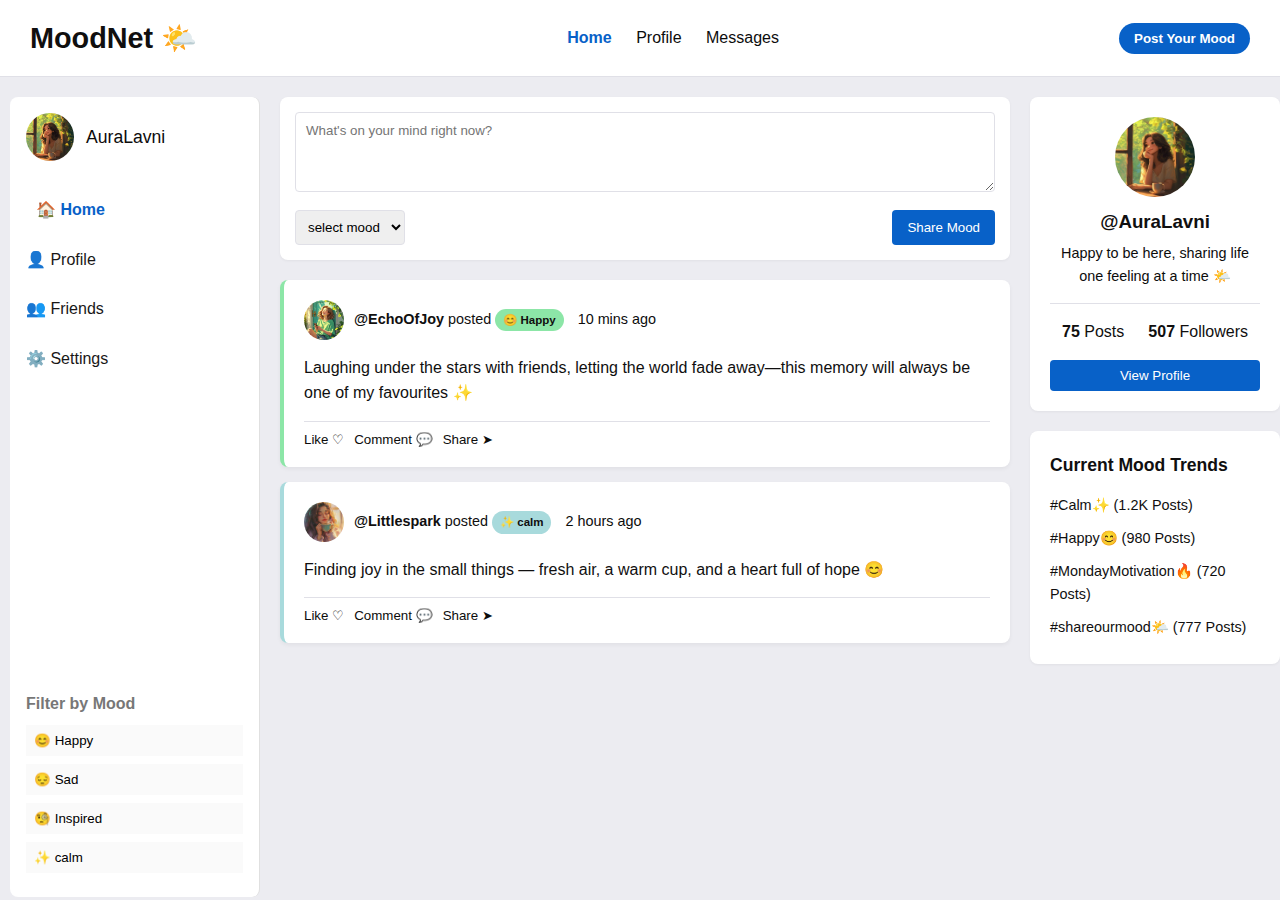
<file: index.html>
<!DOCTYPE html>
<html lang="en">
<head>
    <meta charset="UTF-8">
    <meta name="viewport" content="width=device-width, initial-scale=1.0">
    <title>MoodNet</title>
    <link rel="stylesheet" href="style.css">
    <link rel="icon" href="assets/a8dc6345-f435-4124-adc5-06c771bdc7b8.png" type="image/x-icon">
</head>
<body>
    <header class="navbar">
        <h1>MoodNet 🌤️</h1>
        <nav>
            <a href="#" class="active">Home</a>
            <a href="./profile.html">Profile</a>
            <a href="./messages.html">Messages</a>
        </nav>
        <button class="post-button">Post Your Mood</button>
    </header>
    <div class="main-container">
       <aside class="sidebar">
    <div class="sidebar-profile">
      <img class="sidebar-avatar" src="./assets/profile pic.jpg" alt="Your avatar">
      <div class="sidebar-username">AuraLavni</div>
    </div>
    <nav>
      <a href="#" class="active">🏠 Home</a>
      <a href="./profile.html">👤 Profile</a>
       <a href="./Friends.html">👥 Friends</a>
      <a href="./settings.html">⚙️ Settings</a>
    </nav>
    <div class="mood-filter">
      <h4>Filter by Mood</h4>
      <button class="mood-btn" data-mood="happy">😊 Happy</button>
      <button class="mood-btn" data-mood="sad">😔 Sad</button>
      <button class="mood-btn" data-mood="inspired">🧐 Inspired</button>
      <button class="mood-btn" data-mood="calm">✨ calm</button>
    </div>
  </aside>
        <main class="feed">
            <div class="post-creation-box">
                <textarea placeholder="What's on your mind right now?"></textarea>
                <div class="post-actions">
                    <select id="moodSelect"><option>select mood</option>
                          <option value="calm">calm ✨</option>
                        <option value="Happy">Happy😊</option>
                        <option value="inspired">Inspired 🧐</option>
                     <option value="sad">sad 😔</option></select>
                    <button id="shareBtn">Share Mood</button>
                </div>
            </div>

            <article class="post happy">
                <div class="post-header">
                    <img src="./assets/echo of joy.jpg" alt="User Avatar" class="avatar">
                    <div class="post-info">
                        <strong>@EchoOfJoy</strong> posted <span class="mood-tag happy" >😊 Happy</span>
                        <span class="timestamp">10 mins ago</span>
                    </div>
                </div>
                <p class="post-content">Laughing under the stars with friends, letting the world fade away—this memory will always be one of my favourites ✨</p>
                <div class="post-footer">
                    <button class="action-btn">Like ♡</button>
                    <button class="action-btn">Comment 💬</button>
                    <button class="action-btn">Share  ➤</button>
                </div>
            </article>
             <article class="post calm">
                <div class="post-header">
                    <img src="./assets/littlespark.jpg" alt="User Avatar" class="avatar">
                    <div class="post-info">
                        <strong>@Littlespark</strong> posted <span class="mood-tag calm">✨ calm</span>
                        <span class="timestamp">2 hours ago</span>
                    </div>
                </div>
                <p class="post-content">Finding joy in the small things — fresh air, a warm cup, and a heart full of hope 😊</p>
                <div class="post-footer">
                    <button class="action-btn">Like ♡</button>
                    <button class="action-btn">Comment 💬</button>
                    <button class="action-btn">Share  ➤</button>
                </div>
                <div id="feedContainer"></div>
            </article>

            </main>

        <section class="profile-preview">
            <div class="user-card">
                <img src="./assets/profile pic.jpg" alt="My Avatar" class="big-avatar">
                <h3>@AuraLavni</h3>
                <p> Happy to be here, sharing life one feeling at a time 🌤️</p>
                <div class="stats">
                    <span><strong>75</strong> Posts</span>
                    <span><strong>507</strong> Followers</span>
                </div>
              <a href="profile.html">  <button class="edit-btn">View Profile</button></a>
            </div>
            
            <div class="trends">
                <h3>Current Mood Trends</h3>
                <ul>
                    <li>#Calm✨ (1.2K Posts)</li>
                    <li>#Happy😊 (980 Posts)</li>
                    <li>#MondayMotivation🔥 (720 Posts)</li>
                    <li>#shareourmood🌤️ (777 Posts)</li>
                </ul>
            </div>
        </section>
    </div>
<script src="script.js"></script>
</body>
</html>
</file>
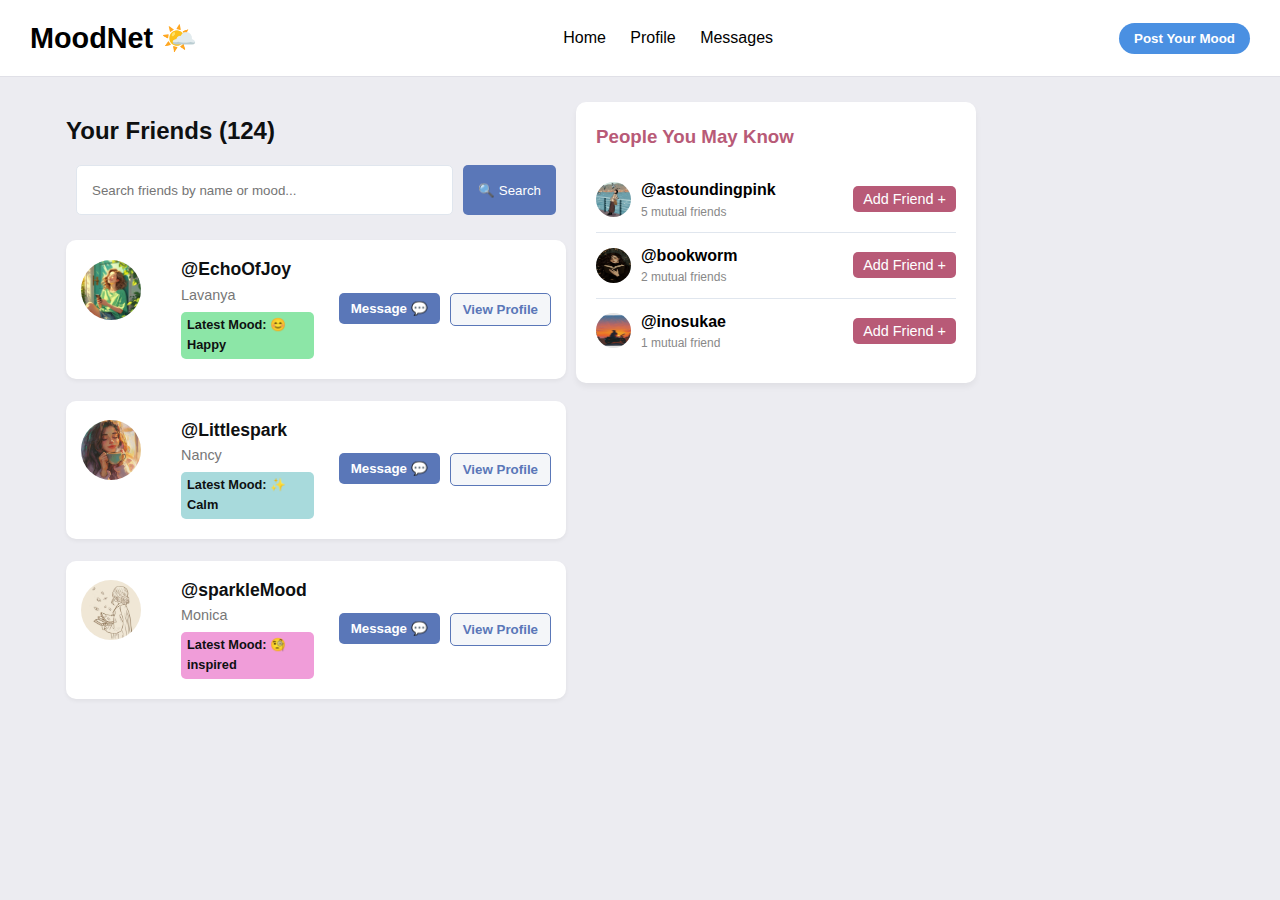
<file: Friends.html>
<html lang="en">
<head>
    <meta charset="UTF-8">
    <meta name="viewport" content="width=device-width, initial-scale=1.0">
    <title>Friends - MoodNet</title>
    <link rel="stylesheet" href="Friemds.css">
    <link rel="icon" href="assets/a8dc6345-f435-4124-adc5-06c771bdc7b8.png" type="image/x-icon">
</head>
<body>
    <header class="navbar">
        <h1>MoodNet 🌤️</h1>
        <nav>
            <a href="./index.html">Home</a>
            <a href="./profile.html">Profile</a>
            <a href="./messages.html">Messages</a>
        </nav>
        <button class="post-button">Post Your Mood</button>
    </header>

    <div class="main-container">

        <main class="friends-list-feed">
            <h2>Your Friends (124)</h2>
            <div class="search-bar">
                <input type="text" placeholder="Search friends by name or mood...">
                <button>🔍 Search</button>
            </div>

            <div class="friend-card">
                <img src="./assets/echo of joy.jpg" alt="Friend's Avatar" class="friend-avatar">
                <div class="friend-info">
                    <strong>@EchoOfJoy</strong>
                    <span class="friend-name">Lavanya</span>
                    <span class="latest-mood-tag happy">Latest Mood: 😊 Happy</span>
                   
                </div>
                <div class="friend-actions">
                    <a href="messages.html">  <button class="message-btn">Message 💬</button></a>
                    <button class="view-profile-btn">View Profile</button>
                </div>
            </div>

            <div class="friend-card">
                <img src="./assets/littlespark.jpg" alt="Friend's Avatar" class="friend-avatar">
                <div class="friend-info">
                    <strong>@Littlespark</strong>
                    <span class="friend-name">Nancy</span>
                    <span class="latest-mood-tag calm">Latest Mood: ✨ Calm</span>
                   
                </div>
                <div class="friend-actions">
                   <a href="messages.html"> <button class="message-btn">Message 💬</button></a>
                    <button class="view-profile-btn">View Profile</button>
                </div>
            </div>
             <div class="friend-card">
                <img src="./assets/spaklemood.jpg" alt="Friend's Avatar" class="friend-avatar">
                <div class="friend-info">
                    <strong>@sparkleMood</strong>
                    <span class="friend-name">Monica</span>
                    <span class="latest-mood-tag inspired">Latest Mood: 🧐inspired</span>
                   
                </div>
                <div class="friend-actions">
                     <a href="messages.html">  <button class="message-btn" >Message 💬</button></a>
                    <button class="view-profile-btn">View Profile</button>
                </div>
            </div>
            
        </main>

        <section class="suggested-friends-preview">
            <div class="suggestions">
                <h3>People You May Know</h3>
                <ul>
                    <li>
                        <img src="./assets/user1.jpg" alt="User Avatar">
                        <div>
                            <strong>@astoundingpink</strong>
                            <span class="common-friends">5 mutual friends</span>
                        </div>
                        <button class="add-friend-btn">Add Friend +</button>
                    </li>
                    <li>
                        <img src="./assets/user2.jpg" alt="User Avatar">
                        <div>
                            <strong>@bookworm</strong>
                            <span class="common-friends">2 mutual friends</span>
                        </div>
                        <button class="add-friend-btn">Add Friend +</button>
                    </li>
                    <li>
                        <img src="./assets/user3.png" alt="User Avatar">
                        <div>
                            <strong>@inosukae</strong>
                            <span class="common-friends">1 mutual friend</span>
                        </div>
                        <button class="add-friend-btn">Add Friend +</button>
                    </li>
                </ul>
            </div>
        </section>
    </div>
</body>
</html>
</file>
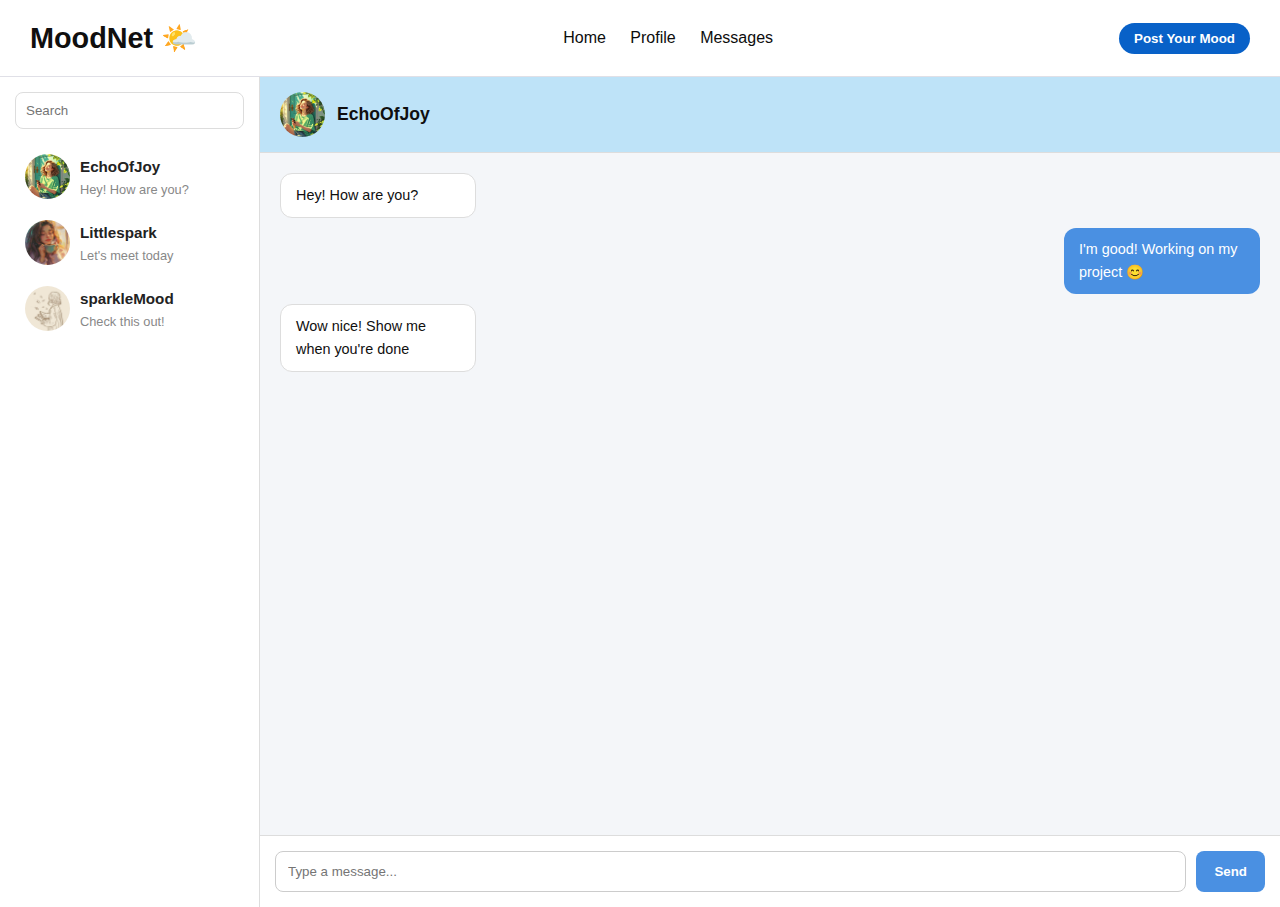
<file: messages.html>
<!DOCTYPE html>
<html lang="en">
<head>
  <meta charset="UTF-8" />
  <meta name="viewport" content="width=device-width, initial-scale=1.0" />
  <title>Messages - MoodNet</title>
  <link rel="stylesheet" href="messages.css">
 </head>
<body>
    <header class="navbar">
        <h1>MoodNet 🌤️</h1>
        <nav>
            <a href="index.html" class="active">Home</a>
            <a href="./profile.html">Profile</a>
            <a href="#">Messages</a>
        </nav>
        <button class="post-button">Post Your Mood</button>
    </header> 
     <div class="messages-container">
    <!-- Left Chat List -->
    <div class="chat-list">
      <input type="text" placeholder="Search" class="chat-search" />

      <div class="chat-item">
        <img src="./assets/echo of joy.jpg" />
        <div class="chat-info">
          <strong>EchoOfJoy</strong>
          <p>Hey! How are you?</p>
        </div>
      </div>

      <div class="chat-item">
        <img src="./assets/littlespark.jpg" />
        <div class="chat-info">
          <strong>Littlespark</strong>
          <p>Let's meet today</p>
        </div>
      </div>

      <div class="chat-item">
        <img src="./assets/spaklemood.jpg" />
        <div class="chat-info">
          <strong>sparkleMood</strong>
          <p>Check this out!</p>
        </div>
      </div>
    </div>

    <!-- Chat Window -->
    <div class="chat-window">
      
      <div class="chat-header">
        <img src="./assets/echo of joy.jpg" alt="" class="chat-header-avatar">
        <span>EchoOfJoy</span></div>

      <div class="chat-body">
        <div class="message received">Hey! How are you?</div>
        <div class="message sent">I'm good! Working on my project 😊</div>
        <div class="message received">Wow nice! Show me when you're done</div>
      </div>

      <div class="chat-input-box">
        <input type="text" placeholder="Type a message..." />
        <button>Send</button>
      </div>
    </div>
  </div>
</body>
</html>
</file>
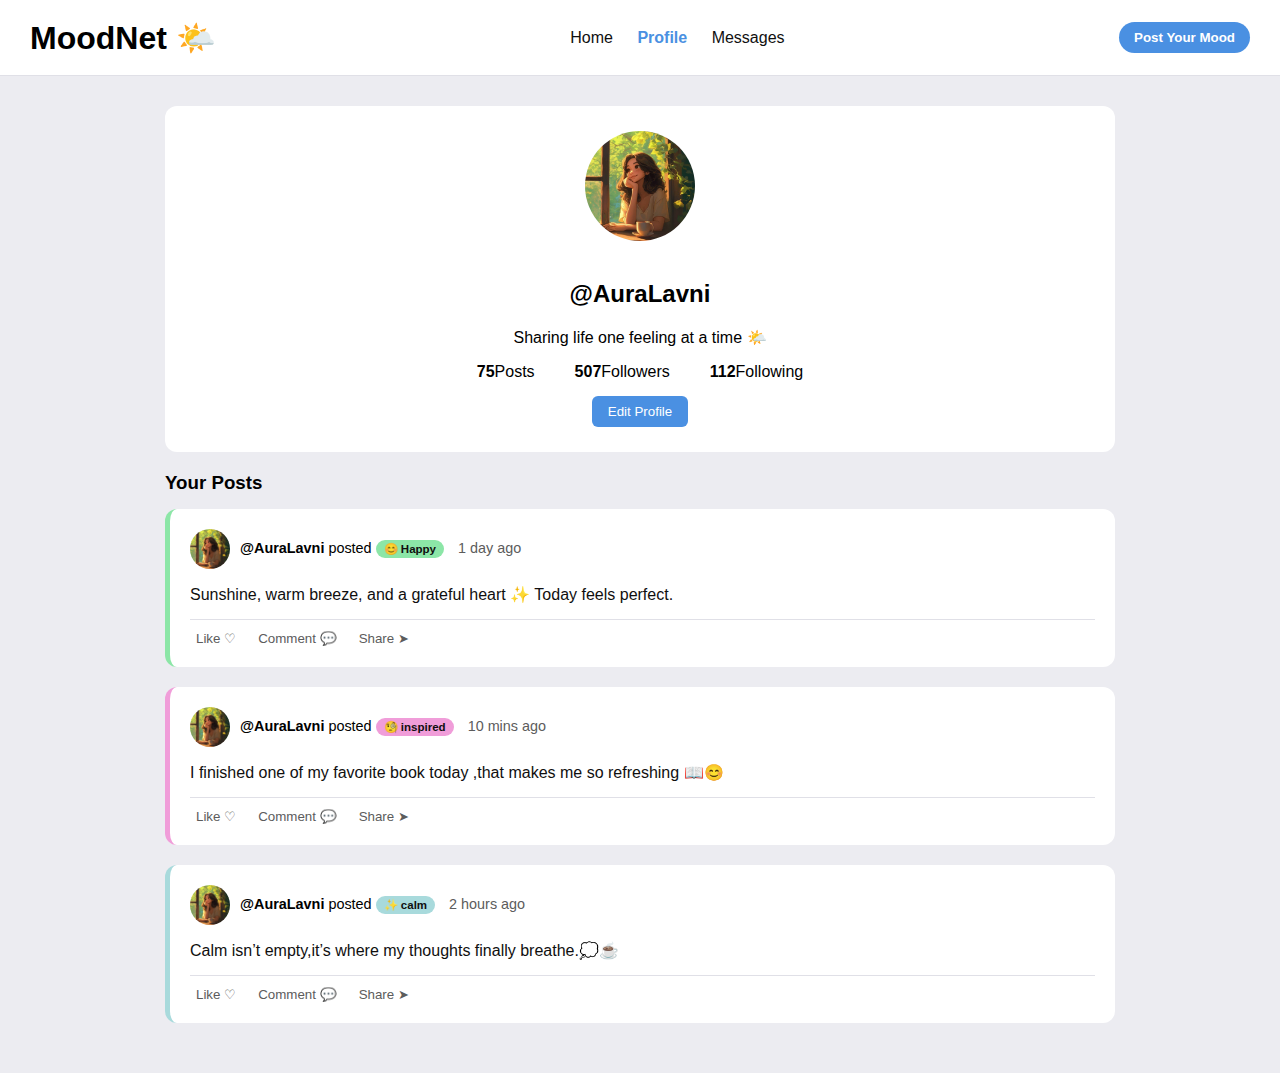
<file: profile.html>
<!DOCTYPE html>
<html lang="en">
<head>
    <meta charset="UTF-8" />
    <meta name="viewport" content="width=device-width, initial-scale=1.0" />
    <title>MoodNet – Profile</title>
    <link rel="stylesheet" href="profile.css" />
</head>
<body>

    <!-- NAVBAR -->
    <header class="navbar">
        <h1>MoodNet 🌤️</h1>
        <nav>
            <a href="index.html">Home</a>
            <a href="profile.html" class="active">Profile</a>
            <a href="./messages.html">Messages</a>
        </nav>
        <button class="post-button">Post Your Mood</button>
    </header>

    <!-- PROFILE MAIN STRUCTURE -->
    <div class="profile-container">
        <!-- MAIN PROFILE SECTION -->
        <main class="profile-main">

            <!-- PROFILE HEADER -->
            <section class="profile-header">
                <img src="./assets/profile pic.jpg" class="profile-avatar" />
                <h2>@AuraLavni</h2>
                <p>Sharing life one feeling at a time 🌤️</p>

                <div class="profile-stats">
                    <div><strong>75</strong><span>Posts</span></div>
                    <div><strong>507</strong><span>Followers</span></div>
                    <div><strong>112</strong><span>Following</span></div>
                </div>

                <button class="edit-profile-btn">Edit Profile</button>
            </section>

            <h3 class="section-title">Your Posts</h3>

            <!-- USER POSTS -->
            <article class="post happy">
                <div class="post-header">
                    <img src="./assets/profile pic.jpg" class="avatar" />
                    <div class="post-info">
                        <strong>@AuraLavni</strong> posted 
                        <span class="mood-tag happy">😊 Happy</span>
                        <span class="timestamp">1 day ago</span>
                    </div>
                </div>
                <p class="post-content">
                    Sunshine, warm breeze, and a grateful heart ✨ Today feels perfect.
                </p>
                <div class="post-footer">
                    <button class="action-btn">Like ♡</button>
                    <button class="action-btn">Comment 💬</button>
                    <button class="action-btn">Share ➤</button>
                </div>
            </article>

            <article class="post inspired">
                <div class="post-header">
                    <img src="./assets/profile pic.jpg" alt="User Avatar" class="avatar">
                    <div class="post-info">
                        <strong>@AuraLavni</strong> posted <span class="mood-tag inspired">🧐 inspired</span>
                        <span class="timestamp">10 mins ago</span>
                    </div>
                </div>
                <p class="post-content">I finished one of my favorite book today ,that makes me so refreshing 📖😊</p>
                <div class="post-footer">
                    <button class="action-btn">Like ♡</button>
                    <button class="action-btn">Comment 💬</button>
                    <button class="action-btn">Share  ➤</button>
                </div>
            </article>
             <article class="post calm">
                <div class="post-header">
                    <img src="./assets/profile pic.jpg" alt="User Avatar" class="avatar">
                    <div class="post-info">
                        <strong>@AuraLavni</strong> posted <span class="mood-tag calm">✨ calm</span>
                        <span class="timestamp">2 hours ago</span>
                    </div>
                </div>
                <p class="post-content">Calm isn’t empty,it’s where my thoughts finally breathe.💭☕</p>
                <div class="post-footer">
                    <button class="action-btn">Like ♡</button>
                    <button class="action-btn">Comment 💬</button>
                    <button class="action-btn">Share  ➤</button>
                </div>
            </article>

        </main>
    </div>

</body>
</html>
</file>
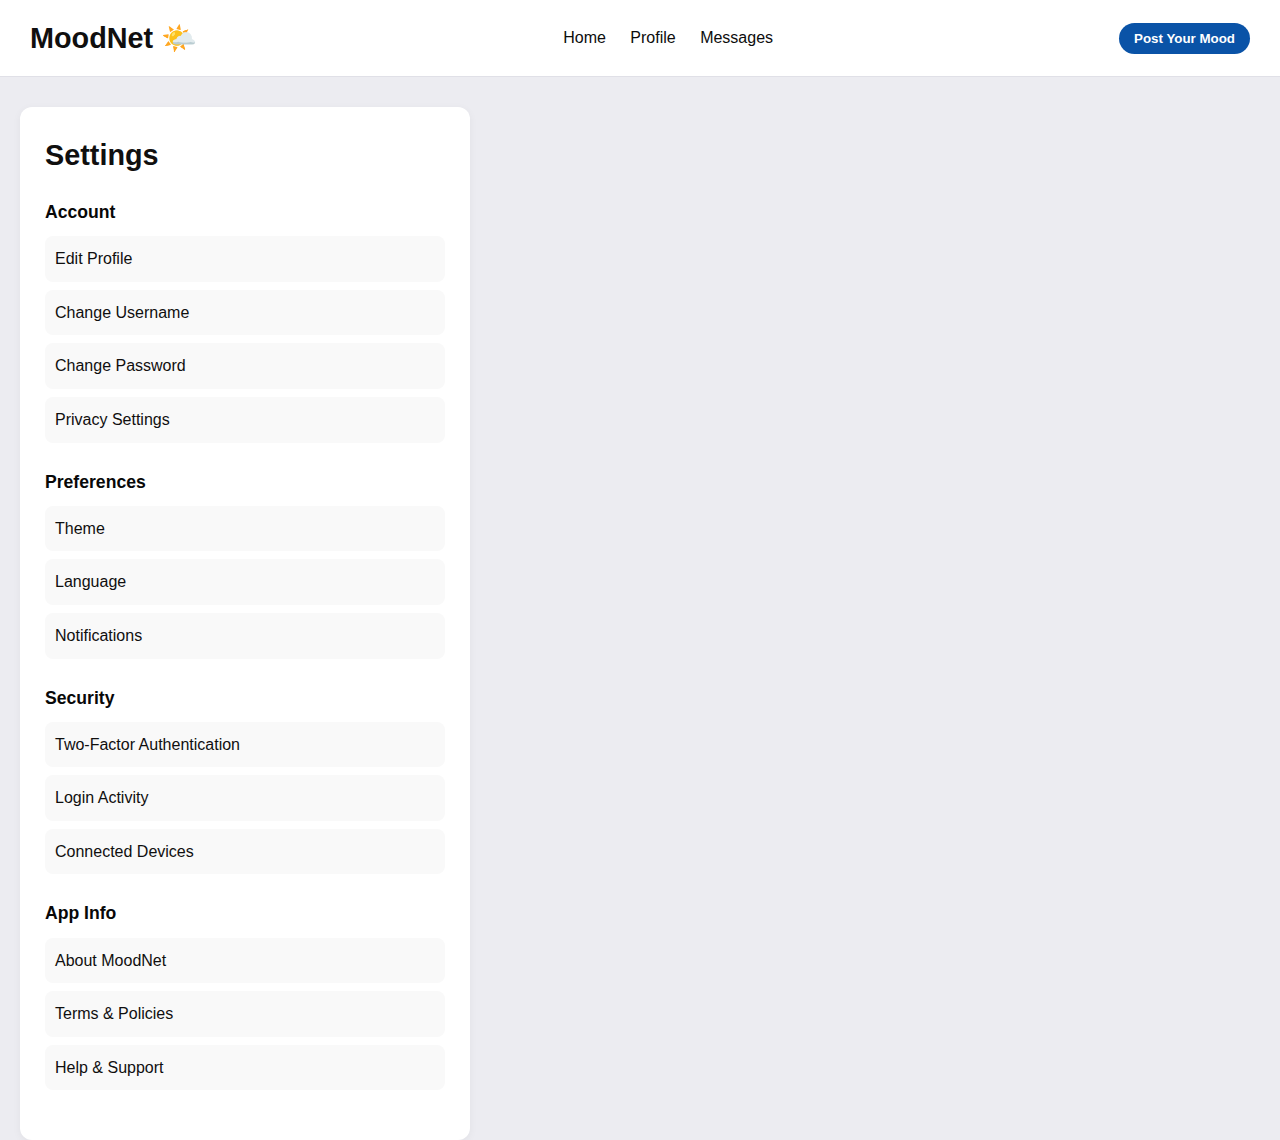
<file: settings.html>
<!DOCTYPE html>
<html lang="en">
<head>
    <meta charset="UTF-8">
    <meta name="viewport" content="width=device-width, initial-scale=1.0">
    <title>Settings - MoodNet</title>
    <link rel="stylesheet" href="settings.css">
</head>
<body>
     <header class="navbar"> 
         <h1>MoodNet 🌤️</h1>
     <nav>
            <a href="./index.html" class="active">Home</a>
            <a href="./profile.html">Profile</a>
            <a href="#">Messages</a>
        </nav>
         <button class="post-button">Post Your Mood</button>
</header>
    <div class="settings-container">
        <h2>Settings</h2>

        <div class="settings-section">
            <h3>Account</h3>
            <ul>
                <li>Edit Profile</li>
                <li>Change Username</li>
                <li>Change Password</li>
                <li>Privacy Settings</li>
            </ul>
        </div>

        <div class="settings-section">
            <h3>Preferences</h3>
            <ul>
                <li>Theme</li>
                <li>Language</li>
                <li>Notifications</li>
            </ul>
        </div>

        <div class="settings-section">
            <h3>Security</h3>
            <ul>
                <li>Two-Factor Authentication</li>
                <li>Login Activity</li>
                <li>Connected Devices</li>
            </ul>
        </div>

        <div class="settings-section">
            <h3>App Info</h3>
            <ul>
                <li>About MoodNet</li>
                <li>Terms & Policies</li>
                <li>Help & Support</li>
            </ul>
        </div>
    </div>

</body>
</html>
</file>
<file: style.css>
:root {
    --color-bg-light: #ececf1; 
    --color-bg-card: #FFFFFF;
    --color-primary-text: #100f0f;
    --color-secondary-text: #0c0c0c;
    --color-border: #E0E0E7;
    --color-accent-blue: #0861c8; 
    
    /* Mood Colors  */
    --mood-happy: #8ce6a7; 
    --mood-calm: #a8dadc; 
    --mood-sad: #f3b395; 
    --mood-inspired: #f09dd9; 
}

* {
    box-sizing: border-box;
    margin: 0;
    padding: 0;
}

body {
    font-family: 'Inter', sans-serif;
    background-color: var(--color-bg-light);
    color: var(--color-primary-text);
    line-height: 1.6;
    height: 100vh;
}

a {
    text-decoration: none;
    color: var(--color-accent-blue);
}

/* --- Navigation Bar --- */
.navbar {
    display: flex;
    justify-content: space-between;
    align-items: center;
    padding: 15px 30px;
    background-color: #fff;
    border-bottom: 1px solid var(--color-border);
    position: sticky;
    top: 0;
    z-index: 1000;
}

.navbar h1 {
    font-size: 1.8em;
    font-weight: 600;
}

.navbar nav a {
    margin-left: 20px;
    color: var(--color-secondary-text);
    font-weight: 500;
    transition: color 0.2s;
}

.navbar nav a:hover {
    color:#4A90E2;
}

.post-button {
    background-color: var(--color-accent-blue);
    color: white;
    border: none;
    padding: 8px 15px;
    border-radius: 20px;
    cursor: pointer;
    font-weight: 600;
    transition: background-color 0.2s;
}

.post-button:hover {
    background-color: #3C77BF;
}

/* --- Main Layout */
.main-container {
    display: flex; 
    margin: 20px auto;
    padding: 0px 0px;
}
.sidebar-profile {
  display: flex;
  align-items: center;
  margin-bottom: 1.5rem;

}
.sidebar-avatar {
  width: 48px;
  height: 48px;
  border-radius: 50%;
  margin-right: 0.75rem;
}
.sidebar-username {
  font-size: 1.1rem;
  font-weight: 500;
  color: #0d0c0c;
}


/* --- 1. Sidebar (Left) --- */
.sidebar {
  flex: 0 0 250px;       
  width: 200px;
  background: #fff;    
  border-right: 1px solid #e0e0e0;
  display: flex;
  flex-direction: column;
  padding: 1rem;
  top: 0px;
  margin-right: 20px;
  border-radius: 0.5rem;
  margin-left: 10px;
  color:#060606e6;
   position: sticky;
    top: 20px;
    height: calc(100vh - 100px);


}
/* Highlight active page */
.navbar nav a.active,
.sidebar nav a.active {
    color: var(--color-accent-blue);
    font-weight: 600;
    padding-left: 10px;
}
.navbar nav a.active:hover,
.sidebar nav a.active:hover {
    color: var(--color-accent-blue);  
    transform: none;
}
.sidebar .logo {
  font-size: 1.5rem;
  font-weight: bold;
  margin-bottom: 2rem;
}
.sidebar nav a {
  display: block;
  padding: 0.75rem 0;
  color: #191717;
  text-decoration: none;
  transition: color 0.2s;
}
.sidebar nav a:hover {
  color: #000;
  transform: translateX(5px);

}
.mood-filter {
  margin-top: auto;
}
.mood-filter h4 {
  margin-bottom: 0.5rem;
  font-size: 1rem;
  color: #777;
}
.mood-btn {
  display: block;
  margin-bottom: 0.5rem;
  padding: 0.5rem;
  width: 100%;
  border: none;
  background: #fafafa;
  cursor: pointer;
  text-align: left;
}
.mood-btn:hover {
  background: #c4c1e0;
  transform: translateX(5px);
}

/* --- 2. Main Feed (Center) --- */
.feed {
    display: flex;
    flex-direction: column;
    flex-grow: 1; /* Takes up remaining space */
    
}

/* Post Creation Box */
.post-creation-box {
    position: sticky;       /* Makes it stick */
    top: 0;                 /* Distance from top of viewport */
    z-index: 500;
    background-color: var(--color-bg-card);
    padding: 15px;
    border-radius: 8px;
    margin-bottom: 20px;
    box-shadow: 0 1px 3px rgba(0,0,0,0.05);
}

.post-creation-box textarea {
    width: 100%;
    border: 1px solid var(--color-border);
    border-radius: 4px;
    padding: 10px;
    resize: vertical;
    min-height: 80px;
    font-family: inherit;
    margin-bottom: 10px;
}

.post-actions {
    display: flex;
    justify-content: space-between;
}

.post-actions select {
    padding: 8px;
    border: 1px solid var(--color-border);
    border-radius: 4px;
}

.post-actions button {
    padding: 8px 15px;
    border: none;
    background-color: var(--color-accent-blue);
    color: white;
    border-radius: 4px;
    cursor: pointer;
}

/* Individual Post Card */
.post {
    background-color: var(--color-bg-card);
    padding: 20px;
    margin-bottom: 15px;
    border-radius: 8px; 
    box-shadow: 0 2px 4px rgba(0,0,0,0.05);
    border-left: 4px solid rgb(122, 117, 218); 
}

/* Mood-specific post coloring */
.post.happy { border-left-color: var(--mood-happy); }
.post.calm { border-left-color: var(--mood-calm); }
.post.inspired { border-left-color: var(--mood-inspired); }
.post.sad{ border-left-color: var(--mood-sad); }




.post-header {
    display: flex;
    align-items: center;
    margin-bottom: 15px;
}

.avatar {
    width: 40px;
    height: 40px;
    border-radius: 50%;
    margin-right: 10px;
    object-fit: cover;
}

.post-info {
    font-size: 0.9em;
}

.timestamp {
    color: var(--color-secondary-text);
    margin-left: 10px;
}

.mood-tag {
    font-weight: 600;
    padding: 2px 8px;
    border-radius: 12px;
    display: inline-block;
    font-size: 0.8em;
    color: var(--color-primary-text);
}

.mood-tag.happy { background-color: var(--mood-happy); }
.mood-tag.calm { background-color: var(--mood-calm); }
.mood-tag.sad { background-color: var(--mood-sad); }
.mood-tag.inspired { background-color: var(--mood-inspired); }

.post-content {
    margin-bottom: 15px;
    color: var(--color-primary-text);
}

.post-footer {
    border-top: 1px solid var(--color-border);
    padding-top: 10px;
    display: flex;
    gap: 10px;
}

.action-btn {
    background: none;
    border: none;
    color: var(--color-secondary-text);
    cursor: pointer;
    font-weight: 500;
    transition: color 0.2s;
}

.action-btn:hover {
    color: var(--color-accent-blue);
}

/* --- 3. Profile Preview (Right) --- */
.profile-preview {
    flex: 0 0 250px; 
    margin-left: 20px;
    align-self: flex-start; 
    position: sticky;
    top: 80px; 
}

.user-card, .trends {
    background-color: var(--color-bg-card);
    padding: 20px;
    border-radius: 8px;
    margin-bottom: 20px;
    box-shadow: 0 1px 3px rgba(0,0,0,0.05);
}

.big-avatar {
    width: 80px;
    height: 80px;
    border-radius: 50%;
    margin-bottom: 10px;
    object-fit: cover;
    display: block;
    margin-left: auto;
    margin-right: auto;
}

.user-card h3 {
    text-align: center;
    margin-bottom: 5px;
}

.user-card p {
    text-align: center;
    font-size: 0.9em;
    color: var(--color-secondary-text);
    margin-bottom: 15px;
}

.stats {
    display: flex;
    justify-content: space-around;
    margin-bottom: 15px;
    border-top: 1px solid var(--color-border);
    padding-top: 15px;
}

.edit-btn {
    display: block;
    width: 100%;
    background-color: var(--color-accent-blue);
    color: white;
    border: none;
    padding: 8px 0;
    border-radius: 4px;
    cursor: pointer;
    
}
.edit-btn:hover{
    background-color: #3d10d3;
}


.trends h3 {
    font-size: 1.1em;
    margin-bottom: 10px;
}

.trends ul {
    list-style: none;
}

.trends li {
    padding: 5px 0;
    font-size: 0.9em;
    color: var(--color-primary-text);
}

.trends li:hover {
    color: var(--color-accent-blue);
    cursor: pointer;
}
@media (max-width: 768px) {

    .sidebar {
        display: none;
    }

    .main-container {
        flex-direction: column;
        padding: 0 10px;
    }

    .feed {
        width: 100%;
        flex: none;
    }

    .profile-preview {
      display: none;
    }
    .navbar {
        padding: 10px 15px;
    }

    .navbar nav a {
        margin-left: 10px;
    }
}
</file>
<file: Friemds.css>
:root {
   --primary-color: #5A77B8; /* Muted Blue */
    --secondary-color: #B85A77; /* Muted Rose */
    --background-light: #F4F6F9; /* Light Gray Background */
    --background-white: #FFFFFF;
    --color-border: #E0E0E7;
    --color-accent-blue: #4A90E2; 
    --text-dark: #0e1011;
    --border-light: #E0E6EE;
    --color-bg-light: #ececf1;
    
     
    
    /* Mood Colors  */
     --mood-happy: #8ce6a7; 
    --mood-calm: #a8dadc; 
    --mood-sad: #f3b395; 
    --mood-inspired: #f09dd9; 
}

* {
    box-sizing: border-box;
    margin: 0;
    padding: 0;
}

body {
    font-family: 'Inter', sans-serif;
    background-color: var(--color-bg-light);
    color: var(--color-primary-text);
    line-height: 1.6;
    height: 100vh;
    
}

a {
    text-decoration: none;
    color: var(--color-accent-blue);
}

/* --- Navigation Bar --- */
.navbar {
    display: flex;
    justify-content: space-between;
    align-items: center;
    padding: 15px 30px;
    background-color: #fff;
    border-bottom: 1px solid var(--color-border);
    position: sticky;
    top: 0;
    z-index: 1000;
}

.navbar h1 {
    font-size: 1.8em;
    font-weight: 600;
}

.navbar nav a {
    margin-left: 20px;
    color: var(--color-secondary-text);
    font-weight: 500;
    transition: color 0.2s;
}

.navbar nav a:hover {
    color:#3d10d3;
}

.post-button {
    background-color: var(--color-accent-blue);
    color: white;
    border: none;
    padding: 8px 15px;
    border-radius: 20px;
    cursor: pointer;
    font-weight: 600;
    transition: background-color 0.2s;
}

.post-button:hover {
    background-color: #3C77BF;
}
/* --- 2. Main Layout (Grid) --- */
.main-container {
    display: grid;
    grid-template-columns: 250px 1fr 300px;
    gap: 100px;
    max-width: 1200px;
    margin: 0 auto;      
    padding: 25px;      
    justify-content: center;
    margin-right:39px;
}



/* --- 4. Main Friends Feed (Center Column) --- */
.friends-list-feed {
    padding: 10px 0;
    flex-grow: 1;
  
}

.friends-list-feed h2 {
    margin-bottom: 15px;
    color: var(--text-dark);
}

.search-bar {
    display: flex;
    gap: 10px;
    margin-bottom: 25px;
    padding: 0 10px;
    width: 500px;
    height: 50px;
}

.search-bar input {
    flex-grow: 1;
    padding: 12px 15px;
    border: 1px solid var(--border-light);
    border-radius: 5px;
}

.search-bar button {
    background-color: var(--primary-color);
    color: white;
    border: none;
    padding: 10px 15px;
    border-radius: 5px;
    cursor: pointer;
}

.friend-card {
    display: flex;
    align-items: center;
    background-color: var(--background-white);
    padding: 15px;
    border-radius: 10px;
    box-shadow: 0 2px 4px rgba(0, 0, 0, 0.05);
    margin-bottom: 15px;
    transition: transform 0.2s;
    gap:25px;
    margin-bottom: 22px;
    width: 500px;
}

.friend-card:hover {
    transform: translateY(-2px);
}

.friend-avatar {
    width: 60px;
    height: 60px;
    border-radius: 50%;
    object-fit: cover;
    margin-right: 15px;
    flex-shrink: 0;
    transform: translateY(-20px);
}

.friend-info {
    flex-grow: 1;
    display: flex;
    flex-direction: column;
}

.friend-info strong {
    font-size: 1.1em;
    color: var(--text-dark);
}

.friend-name {
    font-size: 0.9em;
    color: #777;
    margin-bottom: 5px;
}

.latest-mood-tag {
    font-size: 0.8em;
    padding: 3px 6px;
    border-radius: 5px;
    align-self: flex-start;
    font-weight: bold;
    margin-bottom: 5px;
}
/* Mood Tag Colors */
.latest-mood-tag.happy { background-color: var(--mood-happy); color: var(--text-dark); }
.latest-mood-tag.calm { background-color: var(--mood-calm); color: var(--text-dark); }
.latest-mood-tag.inspired { background-color: var(--mood-inspired); color: var(--text-dark); }

.latest-mood-text {
    font-style: italic;
    font-size: 0.9em;
    color: #444;
}

.friend-actions {
    display: flex;
    gap: 10px;
    flex-shrink: 0;
}

.message-btn, .view-profile-btn {
    padding: 8px 12px;
    border: none;
    border-radius: 5px;
    cursor: pointer;
    font-weight: 600;
}

.message-btn {
    background-color: var(--primary-color);
    color: white;
}

.view-profile-btn {
    background-color: var(--background-light);
    color: var(--primary-color);
    border: 1px solid var(--primary-color);
}

/* --- 5. Right Column (Suggested Friends) --- */
.suggested-friends-preview {
    position: relative;
    left: 160px;
    height: fit-content;
    gap: 25px;
}

.suggestions {
    background-color: var(--background-white);
    padding: 20px;
    border-radius: 10px;
    box-shadow: 0 4px 6px rgba(0, 0, 0, 0.05);
    margin-bottom: 25px;
   
}

.suggestions h3 {
    color: var(--secondary-color);
    margin-bottom: 15px;
}

.suggestions ul {
    list-style: none;
}

.suggestions ul li {
    display: flex;
    align-items: center;
    justify-content: space-between;
    padding: 10px 0;
    border-bottom: 1px solid var(--border-light);
}
.suggestions ul li:last-child {
    border-bottom: none;
}

.suggestions ul li img {
    width: 35px;
    height: 35px;
    border-radius: 50%;
    margin-right: 10px;
    flex-shrink: 0;
}

.suggestions ul li div {
    flex-grow: 1;
    text-align: left;
}

.suggestions ul li strong {
    display: block;
}

.common-friends {
    display: block;
    font-size: 0.75em;
    color: #888;
}

.add-friend-btn {
    background-color: var(--secondary-color);
    color: white;
    border: none;
    padding: 5px 10px;
    border-radius: 5px;
    cursor: pointer;
    font-size: 0.9em;
}
</file>
<file: messages.css>
:root {
    --color-bg-light: #ececf1; 
    --color-bg-card: #FFFFFF;
    --color-primary-text: #100f0f;
    --color-secondary-text: #0c0c0c;
    --color-border: #E0E0E7;
    --color-accent-blue: #0861c8; 
    
    /* Mood Colors  */
    --mood-happy: #8ce6a7; 
    --mood-calm: #a8dadc; 
    --mood-sad: #f3b395; 
    --mood-inspired: #f09dd9; 
}

* {
    box-sizing: border-box;
    margin: 0;
    padding: 0;
}

body {
    font-family: 'Inter', sans-serif;
    background-color: var(--color-bg-light);
    color: var(--color-primary-text);
    line-height: 1.6;
    height: 100vh;
}

a {
    text-decoration: none;
    color: var(--color-accent-blue);
}

/* --- Navigation Bar --- */
.navbar {
    display: flex;
    justify-content: space-between;
    align-items: center;
    padding: 15px 30px;
    background-color: #fff;
    border-bottom: 1px solid var(--color-border);
    position: sticky;
    top: 0;
    z-index: 1000;
}

.navbar h1 {
    font-size: 1.8em;
    font-weight: 600;
}

.navbar nav a {
    margin-left: 20px;
    color: var(--color-secondary-text);
    font-weight: 500;
    transition: color 0.2s;
}

.navbar nav a:hover {
    color:#4A90E2;
}

.post-button {
    background-color: var(--color-accent-blue);
    color: white;
    border: none;
    padding: 8px 15px;
    border-radius: 20px;
    cursor: pointer;
    font-weight: 600;
    transition: background-color 0.2s;
}

.post-button:hover {
    background-color: #3C77BF;
}
 .messages-container {
      display: grid;
      grid-template-columns: 260px 1fr;
      height: calc(100vh - 70px);
    }

    /* Left sidebar (Chats list) */
    .chat-list {
      background: #fff;
      border-right: 1px solid #ddd;
      overflow-y: auto;
      padding: 15px;
    }

    .chat-search {
      padding: 10px;
      border: 1px solid #ddd;
      border-radius: 8px;
      width: 100%;
      margin-bottom: 15px;
    }

    .chat-item {
      display: flex;
      gap: 10px;
      padding: 10px;
      border-radius: 8px;
      cursor: pointer;
      transition: 0.2s;
    }

    .chat-item:hover {
      background: #eef1f6;
    }

    .chat-item img {
      width: 45px;
      height: 45px;
      border-radius: 50%;
      object-fit: cover;
    }

    .chat-info strong {
      font-size: 0.95rem;
      color: #222;
    }

    .chat-info p {
      font-size: 0.8rem;
      color: #888;
      margin: 0;
    }

    /* Right side - Chat window */
    .chat-window {
      display: flex;
      flex-direction: column;
      background: #f4f6f9;
    }

    .chat-header {
      background: #BEE3F8;
      padding: 15px 20px;
      border-bottom: 1px solid #ddd;
      font-size: 1.1rem;
      font-weight: 600;
      display: flex;
     align-items: center;
    gap: 12px;
    }
    .chat-header-avatar {
      width: 45px;
     height: 45px;
     border-radius: 50%;
     object-fit: cover;
}

    .chat-body {
      flex-grow: 1;
      padding: 20px;
      overflow-y: auto;
    }

    .message {
      max-width: 20%;
      padding: 10px 15px;
      border-radius: 12px;
      margin-bottom: 10px;
      font-size: 0.9rem;
    }
    .msg-avatar {
width: 40px;
height: 40px;
border-radius: 50%;
object-fit: cover;
}

    .sent {
      background: #4a90e2;
      color: white;
      margin-left: auto;
    }

    .received {
      background: #fff;
      border: 1px solid #ddd;
    }

    .chat-input-box {
      display: flex;
      padding: 15px;
      background: #fff;
      border-top: 1px solid #ddd;
      gap: 10px;
    }

    .chat-input-box input {
      flex-grow: 1;
      padding: 12px;
      border: 1px solid #ccc;
      border-radius: 8px;
    }

    .chat-input-box button {
      padding: 12px 18px;
      border: none;
      background: #4a90e2;
      color: white;
      border-radius: 8px;
      cursor: pointer;
      font-weight: 600;
    }
</file>
<file: profile.css>
/* Import main theme colors */
:root {
    --color-bg-light: #ececf1; 
    --color-bg-card: #FFFFFF;
    --color-primary-text: #100f0f;
    --color-secondary-text: #5c5c5c;
    --color-border: #E0E0E7;
    --color-accent-blue: #4A90E2;

   --mood-happy: #8ce6a7; 
    --mood-calm: #a8dadc; 
    --mood-sad: #f3b395; 
    --mood-inspired: #f09dd9; 
}

body {
    font-family: 'Inter', sans-serif;
    background-color: var(--color-bg-light);
    margin: 0;
    padding: 0;
}

/* NAVBAR */
.navbar {
    display: flex;
    justify-content: space-between;
    align-items: center;
    padding: 15px 30px;
    background: #fff;
    border-bottom: 1px solid var(--color-border);
    top: 0;
    z-index: 1000;
    height: 45px;
}

.navbar nav a {
    margin-left: 20px;
    text-decoration: none;
    color: var(--color-primary-text);
}

.navbar nav a.active {
    color: var(--color-accent-blue);
    font-weight: 600;
}
.post-button {
    background-color: var(--color-accent-blue);
    color: white;
    border: none;
    padding: 8px 15px;
    border-radius: 20px;
    cursor: pointer;
    font-weight: 600;
    transition: background-color 0.2s;
}

.post-button:hover {
    background-color: #3C77BF;
}

/* MAIN PROFILE LAYOUT */
.profile-container {
    display: flex;
    flex-direction: column; 
    max-width: 950px;  
    margin: 30px auto;      
    padding: 0 20px;        
}


/* PROFILE MAIN AREA */
.profile-main {
    flex: 1;
}

/* PROFILE HEADER */
.profile-header {
    background: #fff;
    padding: 25px;
    border-radius: 12px;
    text-align: center;
    margin-bottom: 20px;
}

.profile-avatar {
    width: 110px;
    height: 110px;
    border-radius: 50%;
    margin-bottom: 15px;
    object-fit: cover;
}

.profile-stats {
    display: flex;
    justify-content: center;
    gap: 40px;
    margin: 15px 0;
}

.profile-stats div {
    text-align: center;
}

.edit-profile-btn {
    padding: 8px 16px;
    background: var(--color-accent-blue);
    color: white;
    border: none;
    border-radius: 6px;
    cursor: pointer;
}

/* POSTS SECTION */
.section-title {
    margin-bottom: 15px;
}
.post-actions {
    display: flex;
    justify-content: space-between;
}

.post-actions select {
    padding: 8px;
    border: 1px solid var(--color-border);
    border-radius: 4px;
}

.post-actions button {
    padding: 8px 15px;
    border: none;
    background-color: var(--color-accent-blue);
    color: white;
    border-radius: 4px;
    cursor: pointer;
}
.post {
    background: #fff;
    padding: 20px;
    margin-bottom: 20px;
    border-radius: 12px;
    border-left: 5px solid #ccc;
}

.post.happy { border-left-color: var(--mood-happy); }
.post.calm { border-left-color: var(--mood-calm); }
.post.inspired { border-left-color: var(--mood-inspired); }
.post.sad { border-left-color: var(--mood-sad); }
.post-header {
    display: flex;
    align-items: center;
    margin-bottom: 15px;
}

.avatar {
    width: 40px;
    height: 40px;
    border-radius: 50%;
    margin-right: 10px;
    object-fit: cover;
}

.post-info {
    font-size: 0.9em;
}

.timestamp {
    color: var(--color-secondary-text);
    margin-left: 10px;
}

.mood-tag {
    font-weight: 600;
    padding: 2px 8px;
    border-radius: 12px;
    display: inline-block;
    font-size: 0.8em;
    color: var(--color-primary-text);
}

.mood-tag.happy { background-color: var(--mood-happy); }
.mood-tag.calm { background-color: var(--mood-calm); }
.mood-tag.inspired { background-color: var(--mood-inspired); }
.mood-tag.sad { background-color: var(--mood-sad); }

.post-content {
    margin-bottom: 15px;
    color: var(--color-primary-text);
}

.post-footer {
    border-top: 1px solid var(--color-border);
    padding-top: 10px;
    display: flex;
    gap: 10px;
}

.action-btn {
    background: none;
    border: none;
    color: var(--color-secondary-text);
    cursor: pointer;
    font-weight: 500;
    transition: color 0.2s;
}

.action-btn:hover {
    color: var(--color-accent-blue);
}
/* MOBILE RESPONSIVE */
@media (max-width: 768px) {
    .sidebar {
        display: none;
    }
    .profile-container {
        flex-direction: column;
    }
}
</file>
<file: settings.css>
:root {
    --color-bg-light: #ececf1; 
    --color-bg-card: #FFFFFF;
    --color-primary-text: #100f0f;
    --color-secondary-text: #0c0c0c;
    --color-border: #E0E0E7;
    --color-accent-blue: #0a53a7; 
    
    /* Mood Colors  */
    --mood-happy: #8ce6a7; 
    --mood-calm: #a8dadc; 
    --mood-sad: #f3b395; 
    --mood-inspired: #f09dd9; 
}

* {
    box-sizing: border-box;
    margin: 0;
    padding: 0;
}

body {
    font-family: 'Inter', sans-serif;
    background-color: var(--color-bg-light);
    color: var(--color-primary-text);
    line-height: 1.6;
    height: 100vh;
}

a {
    text-decoration: none;
    color: var(--color-accent-blue);
}

/* --- Navigation Bar --- */
.navbar {
    display: flex;
    justify-content: space-between;
    align-items: center;
    padding: 15px 30px;
    background-color: #fff;
    border-bottom: 1px solid var(--color-border);
    position: sticky;
    top: 0;
    z-index: 1000;
}

.navbar h1 {
    font-size: 1.8em;
    font-weight: 600;
}

.navbar nav a {
    margin-left: 20px;
    color: var(--color-secondary-text);
    font-weight: 500;
    transition: color 0.2s;
}

.navbar nav a:hover {
    color:#4A90E2;
}
.post-button {
    background-color: var(--color-accent-blue);
    color: white;
    border: none;
    padding: 8px 15px;
    border-radius: 20px;
    cursor: pointer;
    font-weight: 600;
    transition: background-color 0.2s;
}

.post-button:hover {
    background-color: #3C77BF;
}


.settings-container {
  max-width: 450px;
  margin: 30px   auto;
  background: #fff;
  padding: 25px;
  border-radius: 12px;
  box-shadow: 0 2px 8px rgba(0,0,0,0.05);
  margin-left: 20px;
}

.settings-container h2 {
  font-size: 1.8rem;
  margin-bottom: 20px;
}

.settings-section {
  margin-bottom: 25px;
}

.settings-section h3 {
  font-size: 1.1rem;
  margin-bottom: 10px;
  color: #080808;
}

.settings-section ul {
  list-style: none;
  padding: 0;
}

.settings-section ul li {
  padding: 10px;
  background: #f9f9f9;
  margin-bottom: 8px;
  border-radius: 8px;
  cursor: pointer;
  transition: 0.2s;
}

.settings-section ul li:hover {
  background: #7c9eda;
}
</file>
